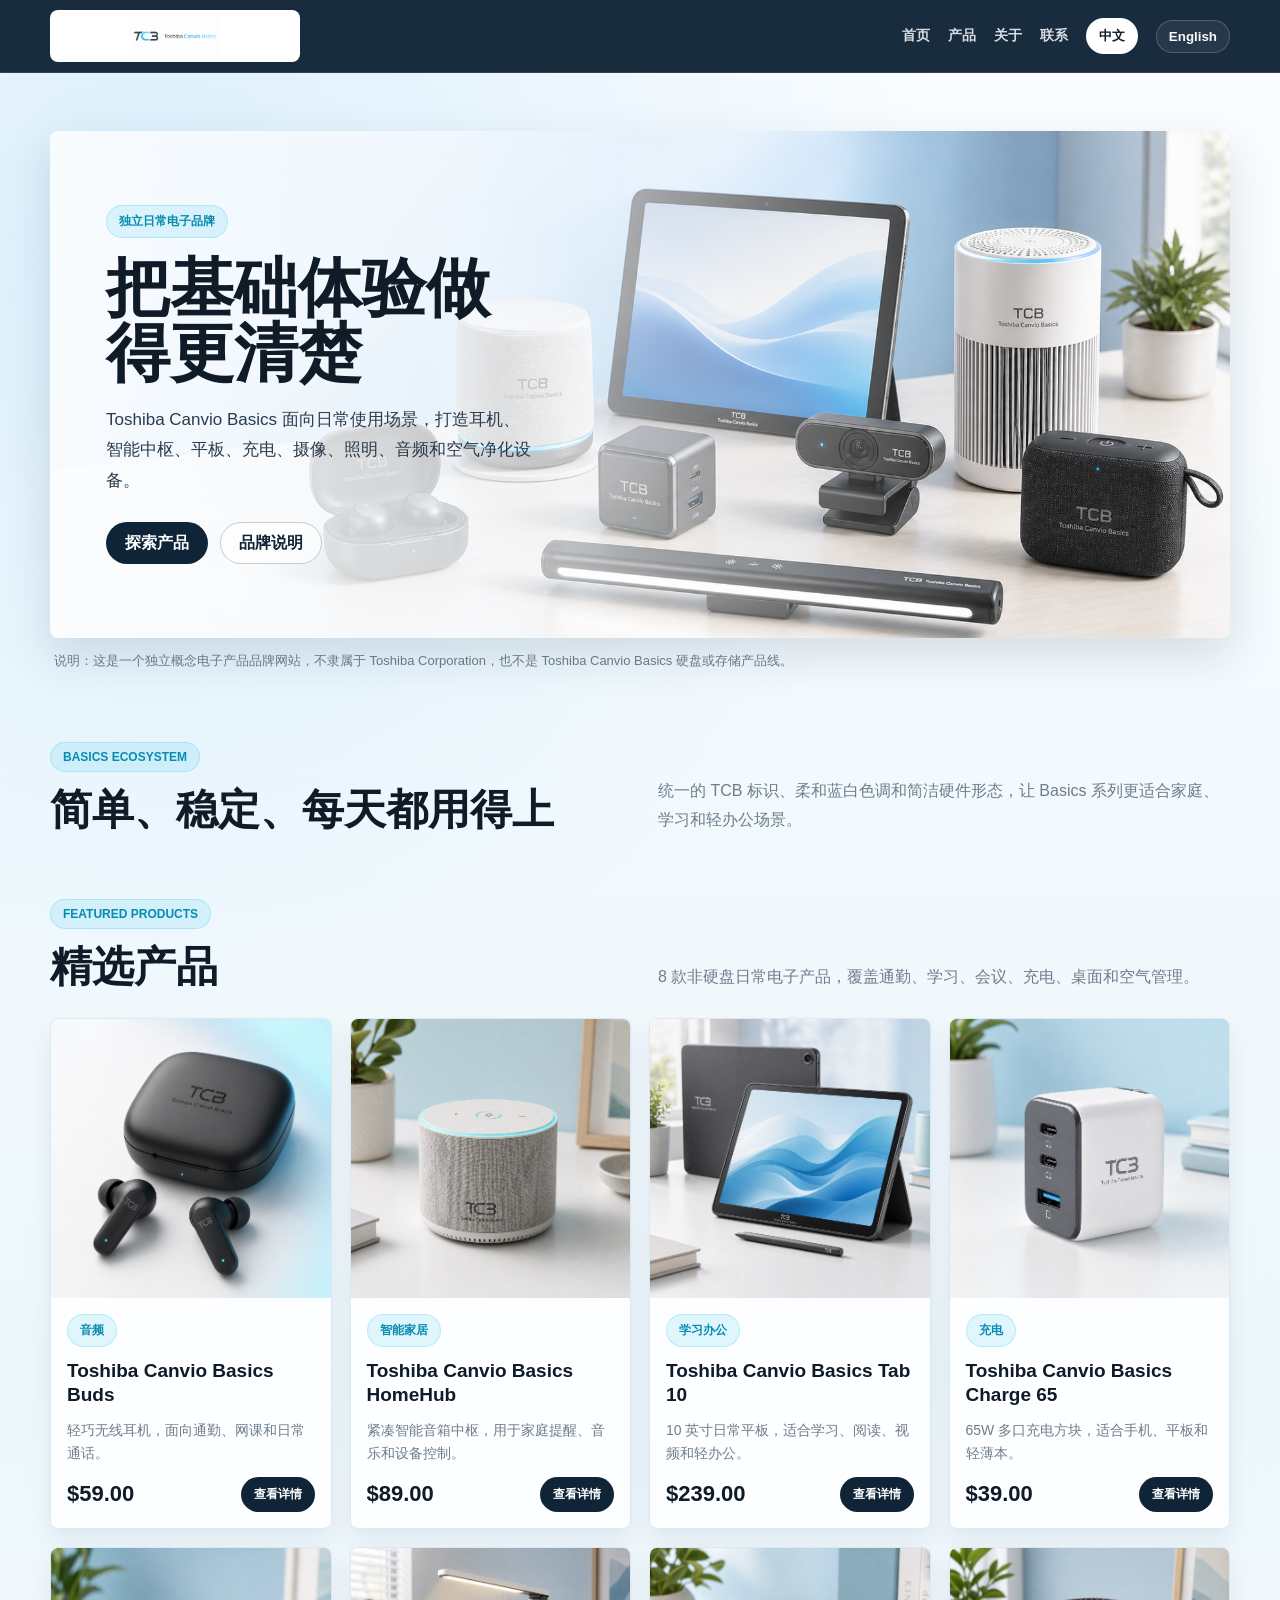
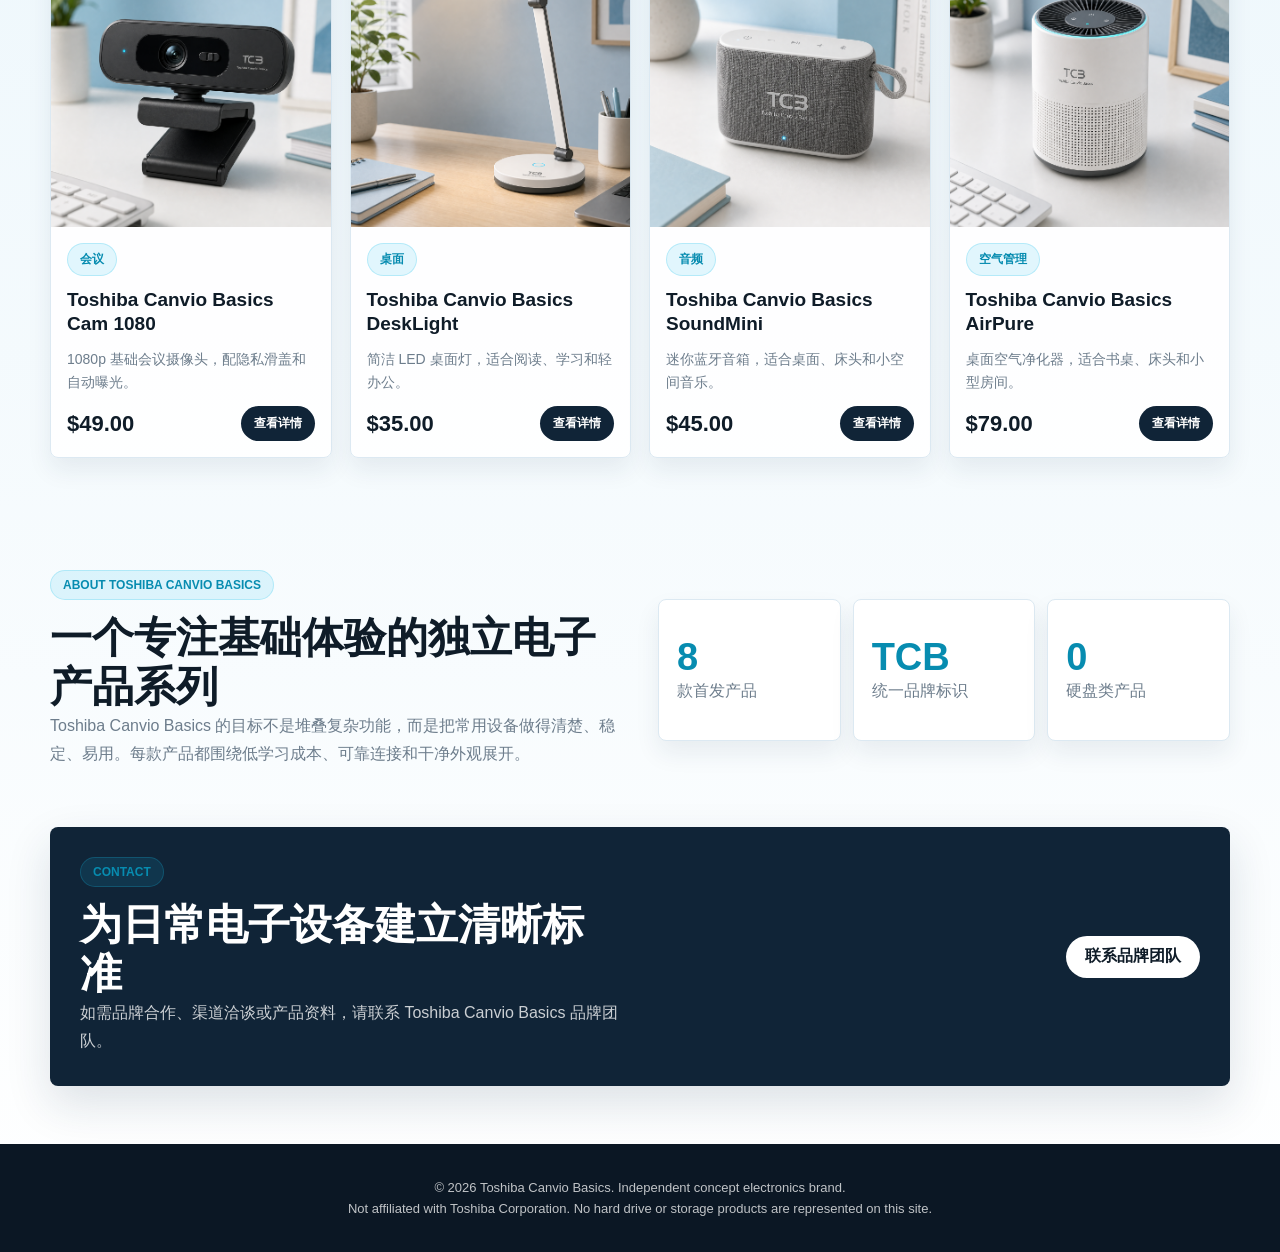
<file: index.html>
<!DOCTYPE html>
<html lang="zh-CN">
<head>
  <meta charset="UTF-8">
  <meta name="viewport" content="width=device-width, initial-scale=1.0">
  <title>Toshiba Canvio Basics | Everyday Electronics</title>
  <meta name="description" content="Toshiba Canvio Basics is an independent concept electronics brand for simple everyday devices.">
  <link rel="stylesheet" href="style.css">
</head>
<body>
  <header class="site-header">
    <nav class="nav-shell" aria-label="Primary navigation">
      <a class="brand-lockup" href="index.html" aria-label="Toshiba Canvio Basics home">
        <img src="assets/toshiba-canvio-basics-logo.png" alt="Toshiba Canvio Basics logo">
      </a>
      <div class="nav-links">
        <a href="#home" data-i18n="nav.home">首页</a>
        <a href="#products" data-i18n="nav.products">产品</a>
        <a href="#about" data-i18n="nav.about">关于</a>
        <a href="#contact" data-i18n="nav.contact">联系</a>
        <button class="lang-toggle active" type="button" data-lang="zh">中文</button>
        <button class="lang-toggle" type="button" data-lang="en">English</button>
      </div>
    </nav>
  </header>

  <main>
    <section class="hero-section" id="home">
      <div class="hero-card">
        <img class="hero-image" src="assets/hero-banner.png" alt="Toshiba Canvio Basics everyday electronics lineup">
        <div class="hero-copy">
          <span class="eyebrow" data-i18n="hero.eyebrow">独立日常电子品牌</span>
          <h1 data-i18n="hero.title">把基础体验做得更清楚</h1>
          <p data-i18n="hero.body">Toshiba Canvio Basics 面向日常使用场景，打造耳机、智能中枢、平板、充电、摄像、照明、音频和空气净化设备。</p>
          <div class="hero-actions">
            <a class="primary-btn" href="#products" data-i18n="hero.ctaProducts">探索产品</a>
            <a class="secondary-btn" href="#about" data-i18n="hero.ctaAbout">品牌说明</a>
          </div>
        </div>
      </div>
      <p class="brand-note" data-i18n="hero.note">说明：这是一个独立概念电子产品品牌网站，不隶属于 Toshiba Corporation，也不是 Toshiba Canvio Basics 硬盘或存储产品线。</p>
    </section>

    <section class="intro-band">
      <div class="intro-grid">
        <div>
          <span class="section-kicker" data-i18n="intro.kicker">Basics Ecosystem</span>
          <h2 data-i18n="intro.title">简单、稳定、每天都用得上</h2>
        </div>
        <p data-i18n="intro.body">统一的 TCB 标识、柔和蓝白色调和简洁硬件形态，让 Basics 系列更适合家庭、学习和轻办公场景。</p>
      </div>
    </section>

    <section class="products-section" id="products">
      <div class="section-heading">
        <div>
          <span class="section-kicker" data-i18n="products.kicker">Featured Products</span>
          <h2 data-i18n="products.title">精选产品</h2>
        </div>
        <p data-i18n="products.body">8 款非硬盘日常电子产品，覆盖通勤、学习、会议、充电、桌面和空气管理。</p>
      </div>
      <div class="product-grid" id="productGrid" aria-live="polite"></div>
    </section>

    <section class="about-section" id="about">
      <div class="about-copy">
        <span class="section-kicker" data-i18n="about.kicker">About Toshiba Canvio Basics</span>
        <h2 data-i18n="about.title">一个专注基础体验的独立电子产品系列</h2>
        <p data-i18n="about.body">Toshiba Canvio Basics 的目标不是堆叠复杂功能，而是把常用设备做得清楚、稳定、易用。每款产品都围绕低学习成本、可靠连接和干净外观展开。</p>
      </div>
      <div class="stats-panel" aria-label="Brand highlights">
        <div>
          <strong>8</strong>
          <span data-i18n="about.statProducts">款首发产品</span>
        </div>
        <div>
          <strong>TCB</strong>
          <span data-i18n="about.statIdentity">统一品牌标识</span>
        </div>
        <div>
          <strong>0</strong>
          <span data-i18n="about.statDrives">硬盘类产品</span>
        </div>
      </div>
    </section>

    <section class="contact-section" id="contact">
      <div>
        <span class="section-kicker" data-i18n="contact.kicker">Contact</span>
        <h2 data-i18n="contact.title">为日常电子设备建立清晰标准</h2>
        <p data-i18n="contact.body">如需品牌合作、渠道洽谈或产品资料，请联系 Toshiba Canvio Basics 品牌团队。</p>
      </div>
      <a class="primary-btn" href="mailto:hello@toshiba-canvio-basics.example" data-i18n="contact.cta">联系品牌团队</a>
    </section>
  </main>

  <footer class="site-footer">
    <p data-i18n="footer.copy">© 2026 Toshiba Canvio Basics. Independent concept electronics brand.</p>
    <p data-i18n="footer.note">Not affiliated with Toshiba Corporation. No hard drive or storage products are represented on this site.</p>
  </footer>

  <script src="product-data.js"></script>
  <script src="site.js"></script>
</body>
</html>
</file>
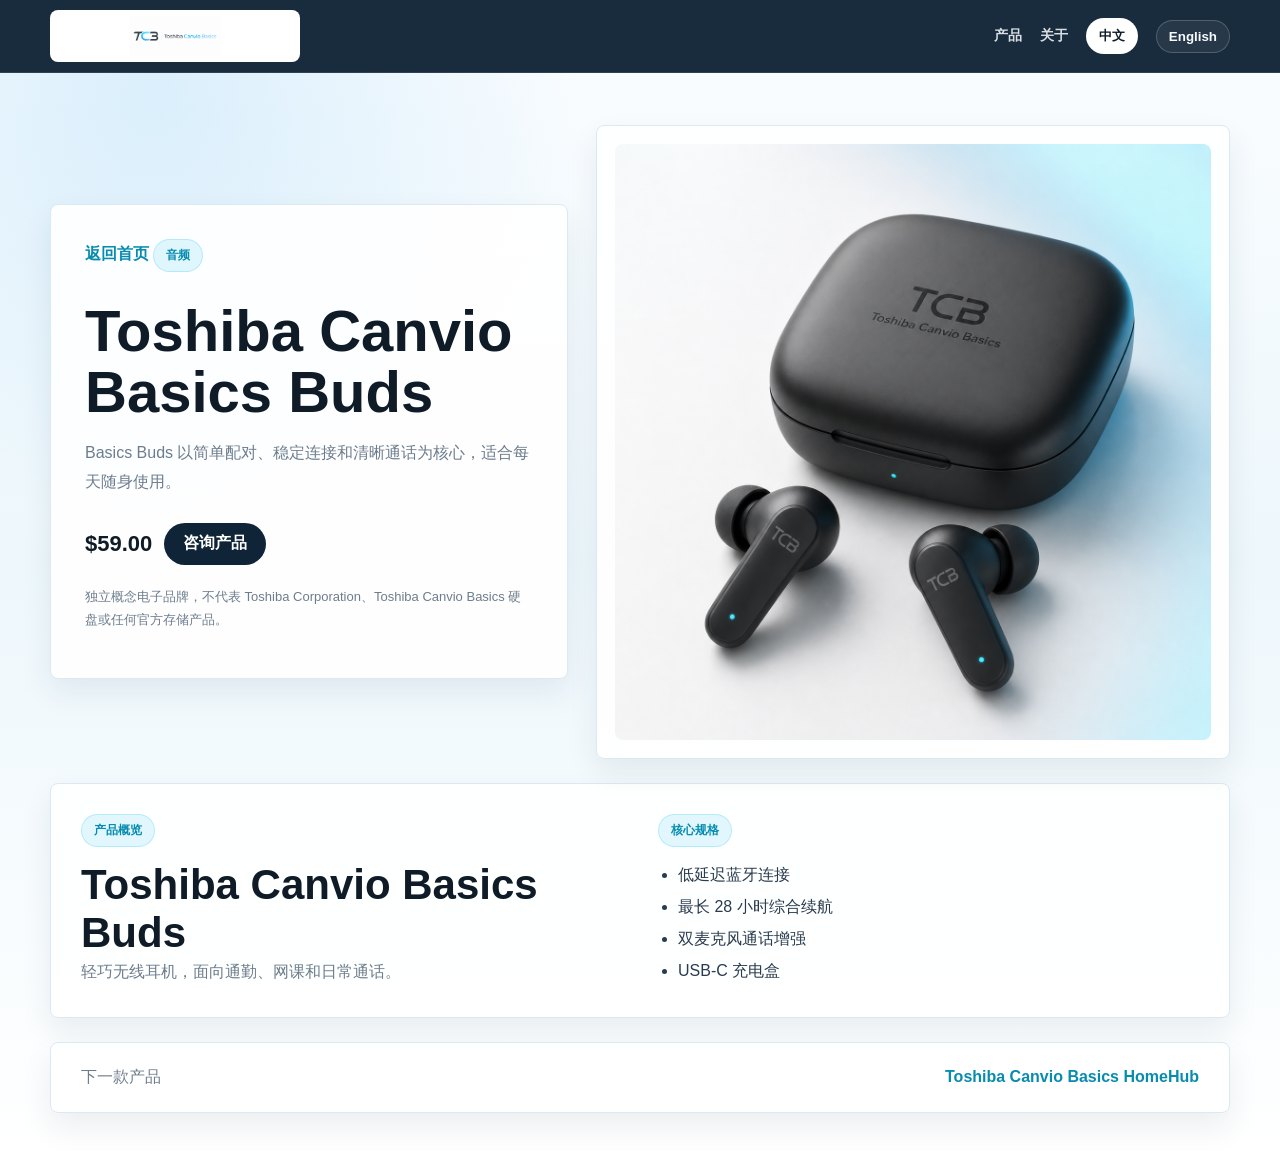
<file: product1.html>
<!DOCTYPE html>
<html lang="zh-CN">
<head>
  <meta charset="UTF-8">
  <meta name="viewport" content="width=device-width, initial-scale=1.0">
  <title>Toshiba Canvio Basics Product | Toshiba Canvio Basics</title>
  <link rel="stylesheet" href="style.css">
</head>
<body class="detail-page">
  <header class="site-header">
    <nav class="nav-shell" aria-label="Primary navigation">
      <a class="brand-lockup" href="index.html"><img src="assets/toshiba-canvio-basics-logo.png" alt="Toshiba Canvio Basics logo"></a>
      <div class="nav-links">
        <a href="index.html#products" data-i18n="nav.products">产品</a>
        <a href="index.html#about" data-i18n="nav.about">关于</a>
        <button class="lang-toggle active" type="button" data-lang="zh">中文</button>
        <button class="lang-toggle" type="button" data-lang="en">English</button>
      </div>
    </nav>
  </header>
  <main class="detail-wrap" data-product-detail="1"></main>
  <script src="product-data.js"></script>
  <script src="site.js"></script>
</body>
</html>
</file>
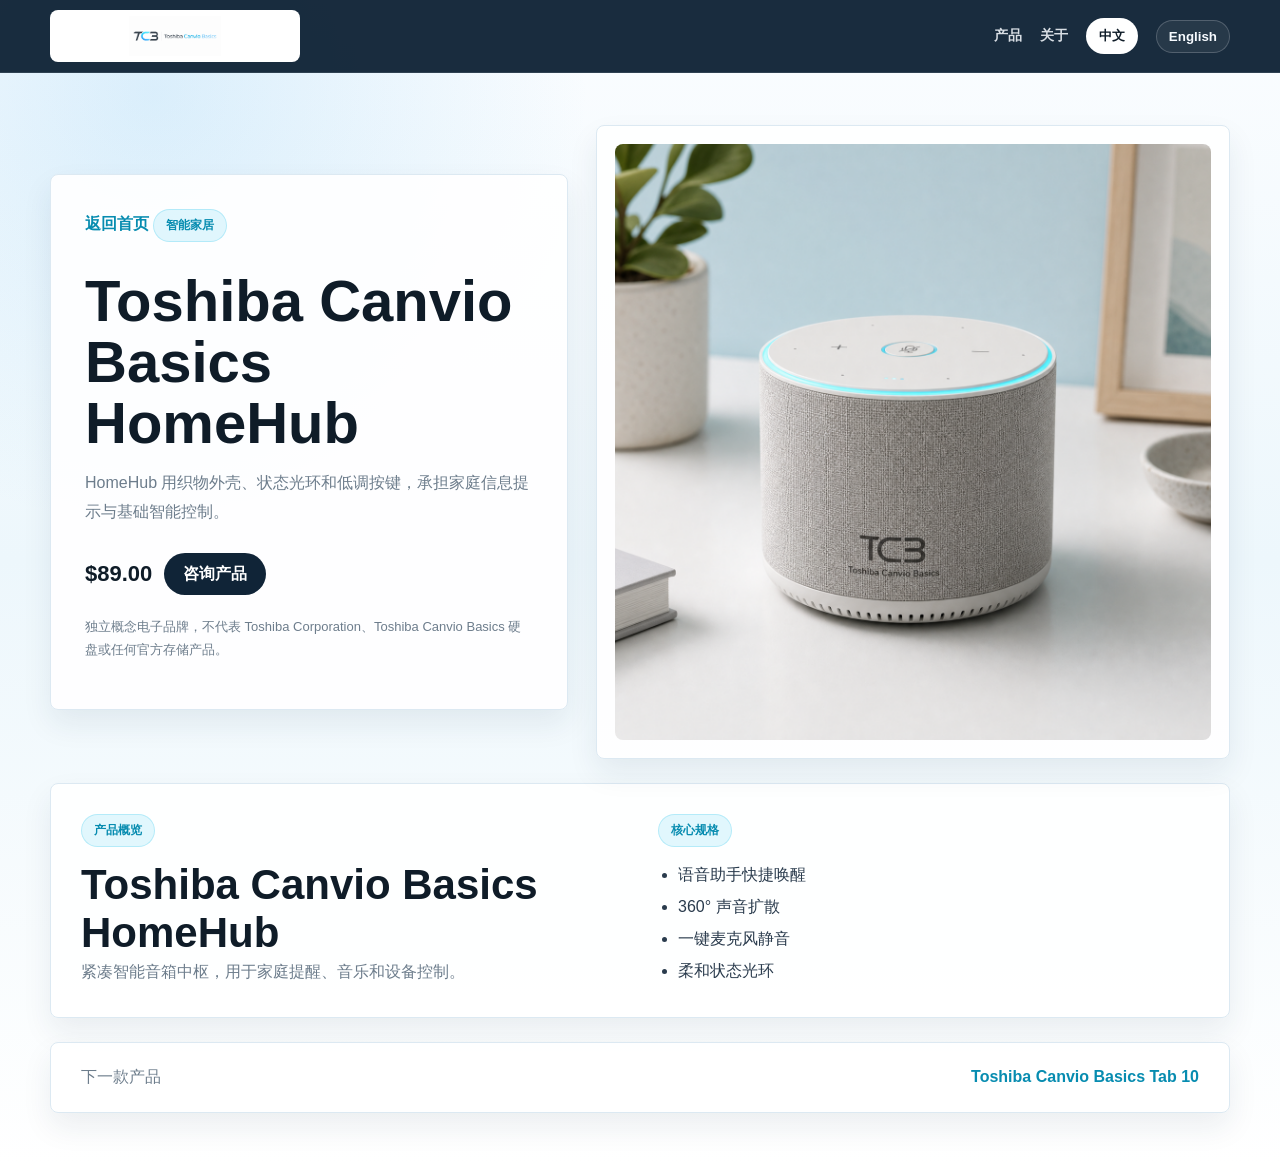
<file: product2.html>
<!DOCTYPE html>
<html lang="zh-CN">
<head>
  <meta charset="UTF-8">
  <meta name="viewport" content="width=device-width, initial-scale=1.0">
  <title>Toshiba Canvio Basics Product | Toshiba Canvio Basics</title>
  <link rel="stylesheet" href="style.css">
</head>
<body class="detail-page">
  <header class="site-header">
    <nav class="nav-shell" aria-label="Primary navigation">
      <a class="brand-lockup" href="index.html"><img src="assets/toshiba-canvio-basics-logo.png" alt="Toshiba Canvio Basics logo"></a>
      <div class="nav-links">
        <a href="index.html#products" data-i18n="nav.products">产品</a>
        <a href="index.html#about" data-i18n="nav.about">关于</a>
        <button class="lang-toggle active" type="button" data-lang="zh">中文</button>
        <button class="lang-toggle" type="button" data-lang="en">English</button>
      </div>
    </nav>
  </header>
  <main class="detail-wrap" data-product-detail="2"></main>
  <script src="product-data.js"></script>
  <script src="site.js"></script>
</body>
</html>
</file>
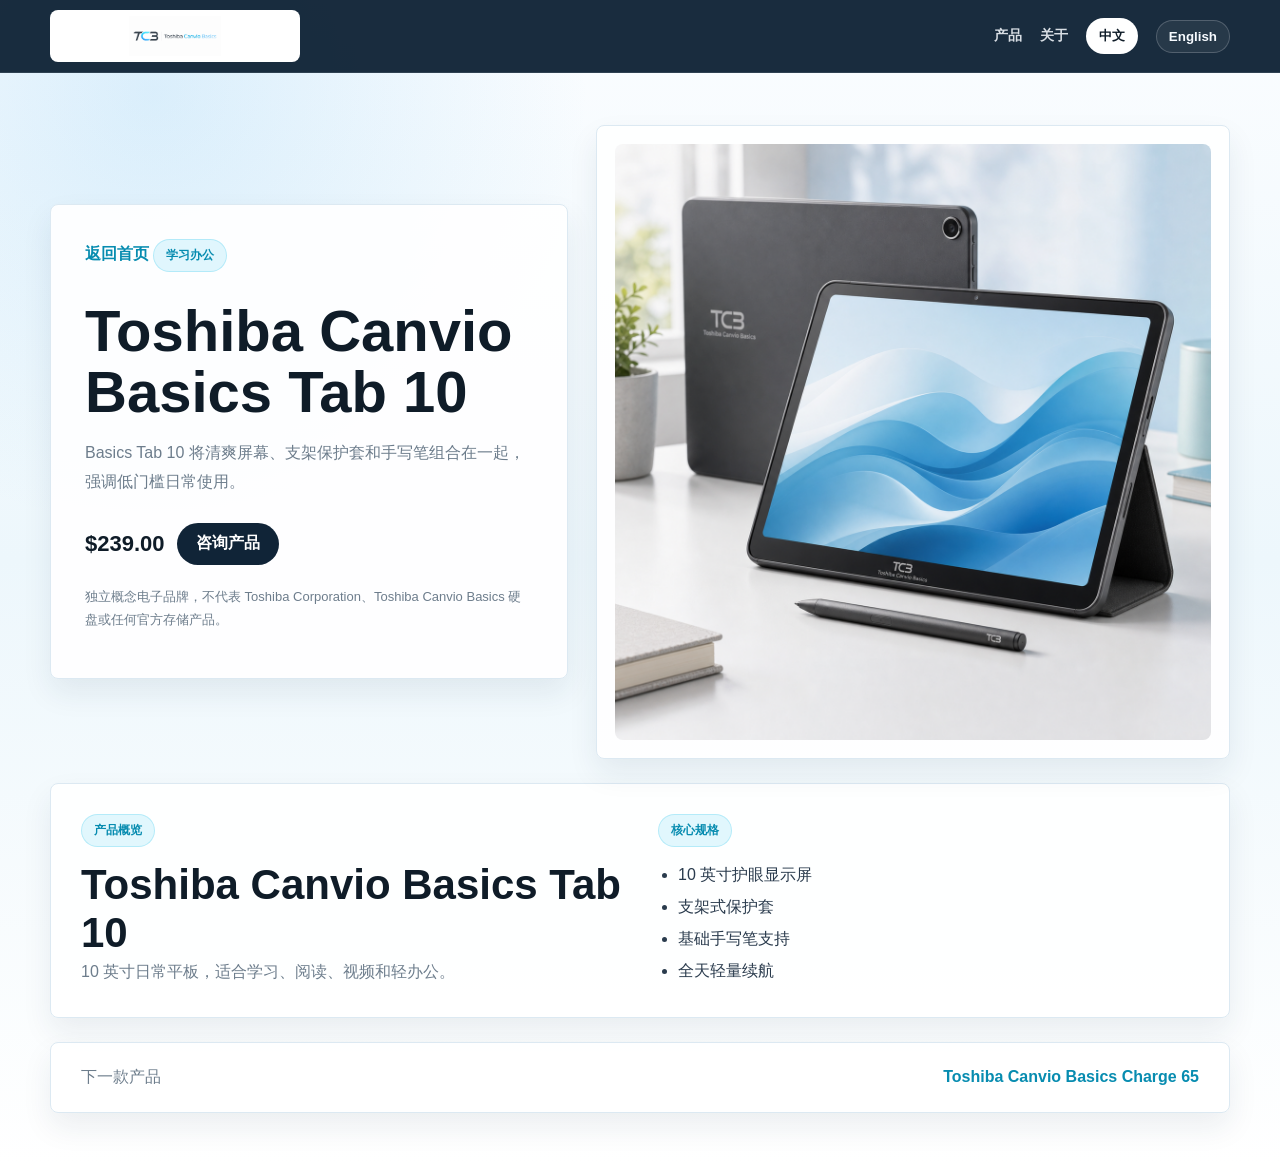
<file: product3.html>
<!DOCTYPE html>
<html lang="zh-CN">
<head>
  <meta charset="UTF-8">
  <meta name="viewport" content="width=device-width, initial-scale=1.0">
  <title>Toshiba Canvio Basics Product | Toshiba Canvio Basics</title>
  <link rel="stylesheet" href="style.css">
</head>
<body class="detail-page">
  <header class="site-header">
    <nav class="nav-shell" aria-label="Primary navigation">
      <a class="brand-lockup" href="index.html"><img src="assets/toshiba-canvio-basics-logo.png" alt="Toshiba Canvio Basics logo"></a>
      <div class="nav-links">
        <a href="index.html#products" data-i18n="nav.products">产品</a>
        <a href="index.html#about" data-i18n="nav.about">关于</a>
        <button class="lang-toggle active" type="button" data-lang="zh">中文</button>
        <button class="lang-toggle" type="button" data-lang="en">English</button>
      </div>
    </nav>
  </header>
  <main class="detail-wrap" data-product-detail="3"></main>
  <script src="product-data.js"></script>
  <script src="site.js"></script>
</body>
</html>
</file>
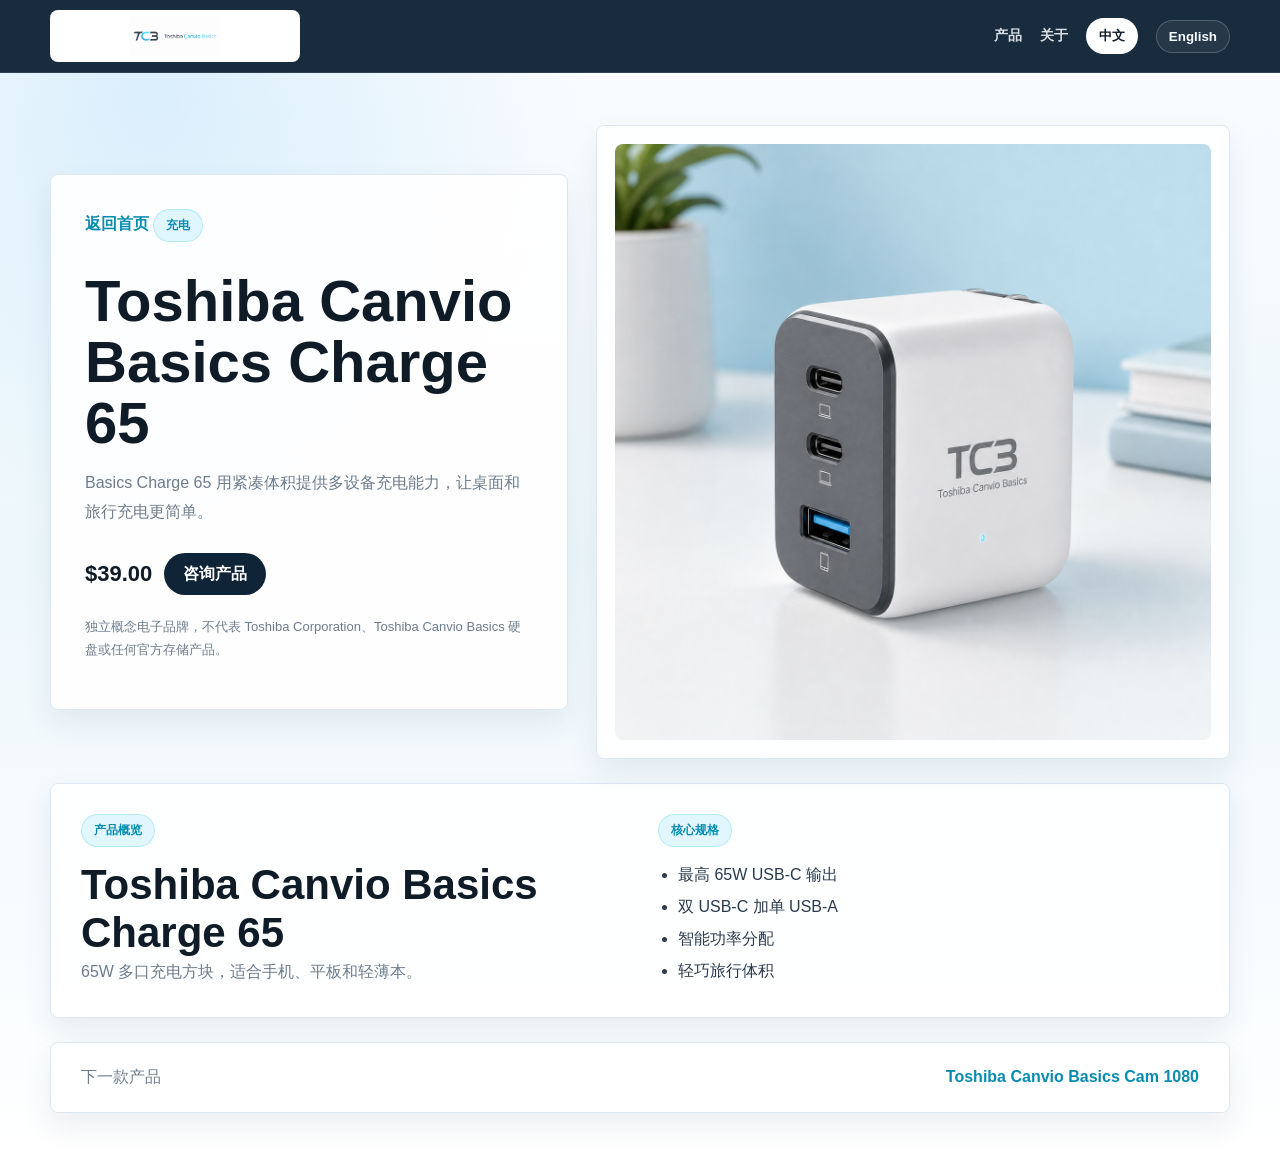
<file: product4.html>
<!DOCTYPE html>
<html lang="zh-CN">
<head>
  <meta charset="UTF-8">
  <meta name="viewport" content="width=device-width, initial-scale=1.0">
  <title>Toshiba Canvio Basics Product | Toshiba Canvio Basics</title>
  <link rel="stylesheet" href="style.css">
</head>
<body class="detail-page">
  <header class="site-header">
    <nav class="nav-shell" aria-label="Primary navigation">
      <a class="brand-lockup" href="index.html"><img src="assets/toshiba-canvio-basics-logo.png" alt="Toshiba Canvio Basics logo"></a>
      <div class="nav-links">
        <a href="index.html#products" data-i18n="nav.products">产品</a>
        <a href="index.html#about" data-i18n="nav.about">关于</a>
        <button class="lang-toggle active" type="button" data-lang="zh">中文</button>
        <button class="lang-toggle" type="button" data-lang="en">English</button>
      </div>
    </nav>
  </header>
  <main class="detail-wrap" data-product-detail="4"></main>
  <script src="product-data.js"></script>
  <script src="site.js"></script>
</body>
</html>
</file>
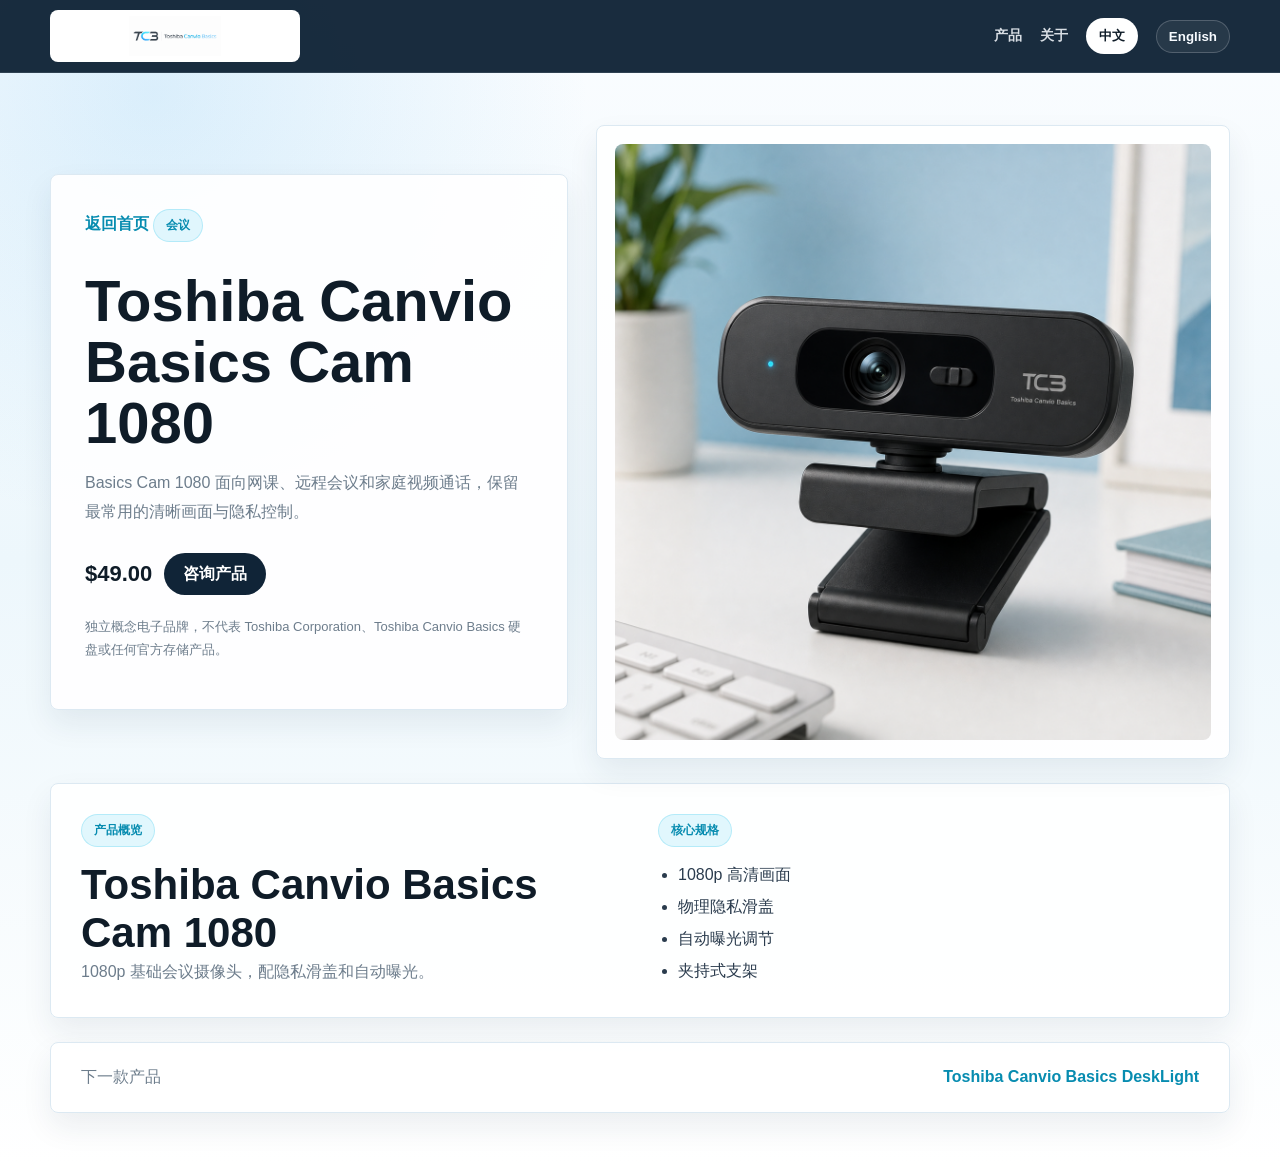
<file: product5.html>
<!DOCTYPE html>
<html lang="zh-CN">
<head>
  <meta charset="UTF-8">
  <meta name="viewport" content="width=device-width, initial-scale=1.0">
  <title>Toshiba Canvio Basics Product | Toshiba Canvio Basics</title>
  <link rel="stylesheet" href="style.css">
</head>
<body class="detail-page">
  <header class="site-header">
    <nav class="nav-shell" aria-label="Primary navigation">
      <a class="brand-lockup" href="index.html"><img src="assets/toshiba-canvio-basics-logo.png" alt="Toshiba Canvio Basics logo"></a>
      <div class="nav-links">
        <a href="index.html#products" data-i18n="nav.products">产品</a>
        <a href="index.html#about" data-i18n="nav.about">关于</a>
        <button class="lang-toggle active" type="button" data-lang="zh">中文</button>
        <button class="lang-toggle" type="button" data-lang="en">English</button>
      </div>
    </nav>
  </header>
  <main class="detail-wrap" data-product-detail="5"></main>
  <script src="product-data.js"></script>
  <script src="site.js"></script>
</body>
</html>
</file>
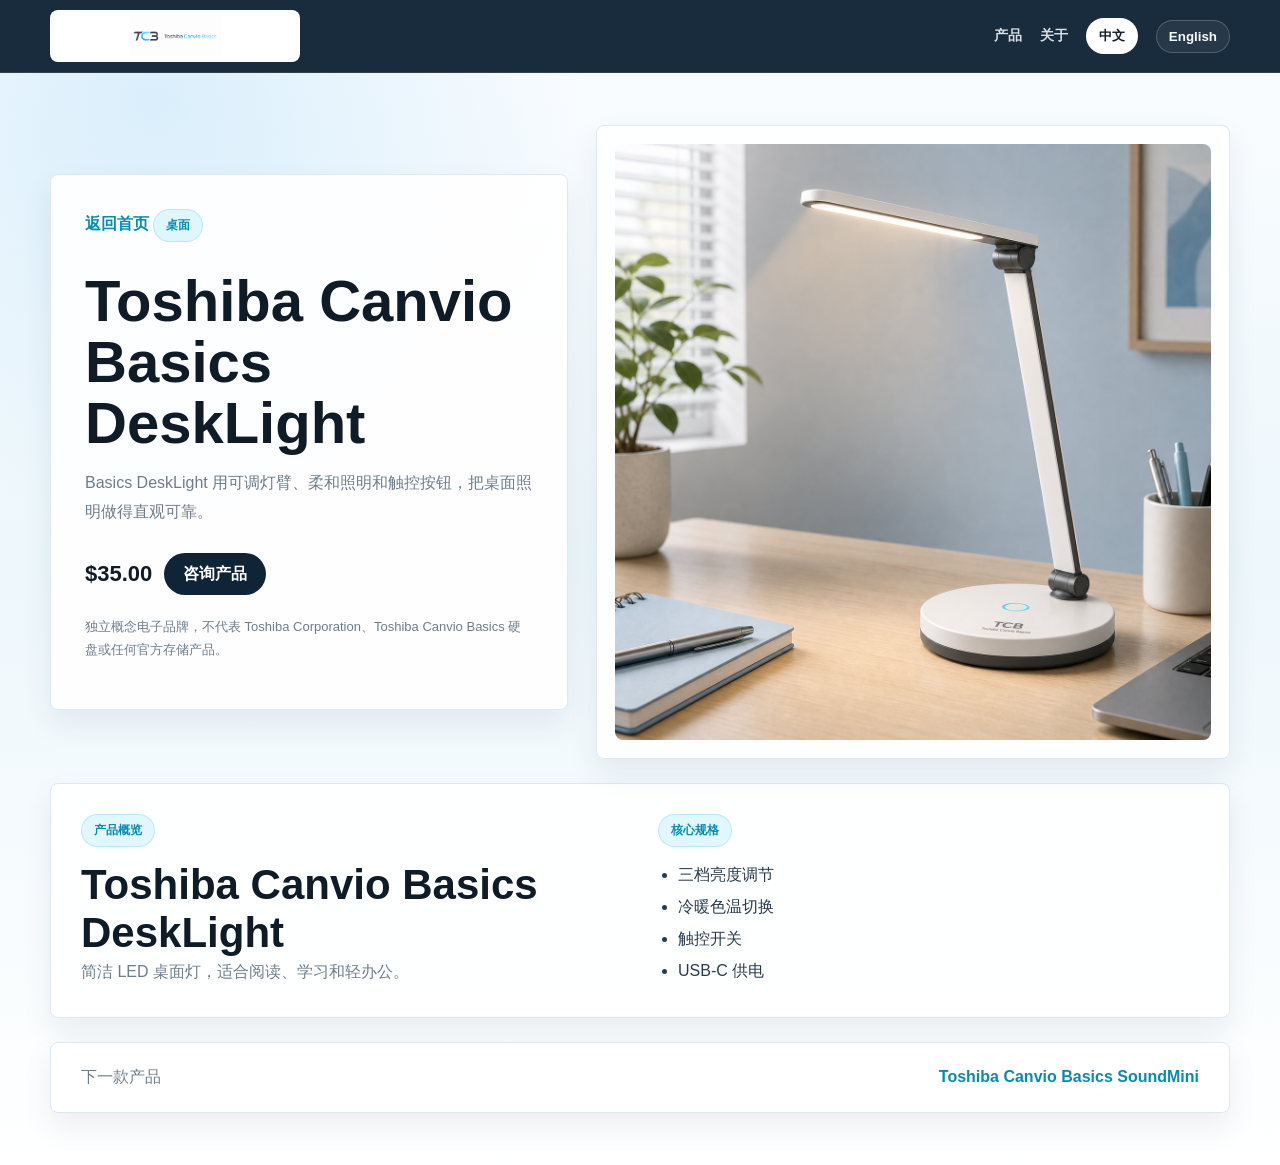
<file: product6.html>
<!DOCTYPE html>
<html lang="zh-CN">
<head>
  <meta charset="UTF-8">
  <meta name="viewport" content="width=device-width, initial-scale=1.0">
  <title>Toshiba Canvio Basics Product | Toshiba Canvio Basics</title>
  <link rel="stylesheet" href="style.css">
</head>
<body class="detail-page">
  <header class="site-header">
    <nav class="nav-shell" aria-label="Primary navigation">
      <a class="brand-lockup" href="index.html"><img src="assets/toshiba-canvio-basics-logo.png" alt="Toshiba Canvio Basics logo"></a>
      <div class="nav-links">
        <a href="index.html#products" data-i18n="nav.products">产品</a>
        <a href="index.html#about" data-i18n="nav.about">关于</a>
        <button class="lang-toggle active" type="button" data-lang="zh">中文</button>
        <button class="lang-toggle" type="button" data-lang="en">English</button>
      </div>
    </nav>
  </header>
  <main class="detail-wrap" data-product-detail="6"></main>
  <script src="product-data.js"></script>
  <script src="site.js"></script>
</body>
</html>
</file>
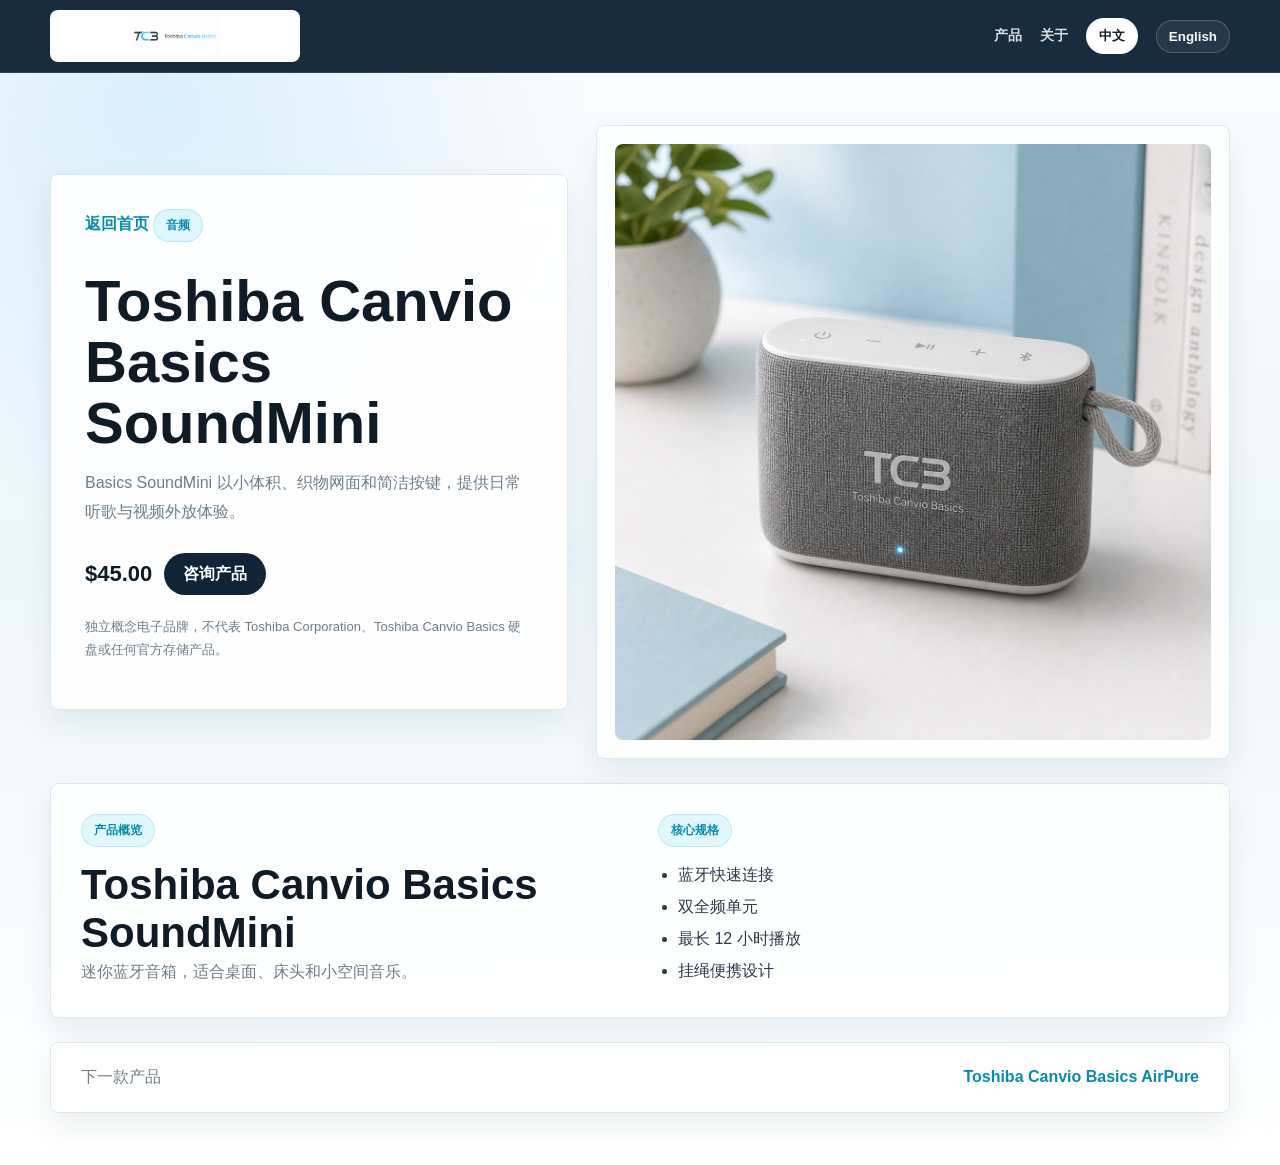
<file: product7.html>
<!DOCTYPE html>
<html lang="zh-CN">
<head>
  <meta charset="UTF-8">
  <meta name="viewport" content="width=device-width, initial-scale=1.0">
  <title>Toshiba Canvio Basics Product | Toshiba Canvio Basics</title>
  <link rel="stylesheet" href="style.css">
</head>
<body class="detail-page">
  <header class="site-header">
    <nav class="nav-shell" aria-label="Primary navigation">
      <a class="brand-lockup" href="index.html"><img src="assets/toshiba-canvio-basics-logo.png" alt="Toshiba Canvio Basics logo"></a>
      <div class="nav-links">
        <a href="index.html#products" data-i18n="nav.products">产品</a>
        <a href="index.html#about" data-i18n="nav.about">关于</a>
        <button class="lang-toggle active" type="button" data-lang="zh">中文</button>
        <button class="lang-toggle" type="button" data-lang="en">English</button>
      </div>
    </nav>
  </header>
  <main class="detail-wrap" data-product-detail="7"></main>
  <script src="product-data.js"></script>
  <script src="site.js"></script>
</body>
</html>
</file>
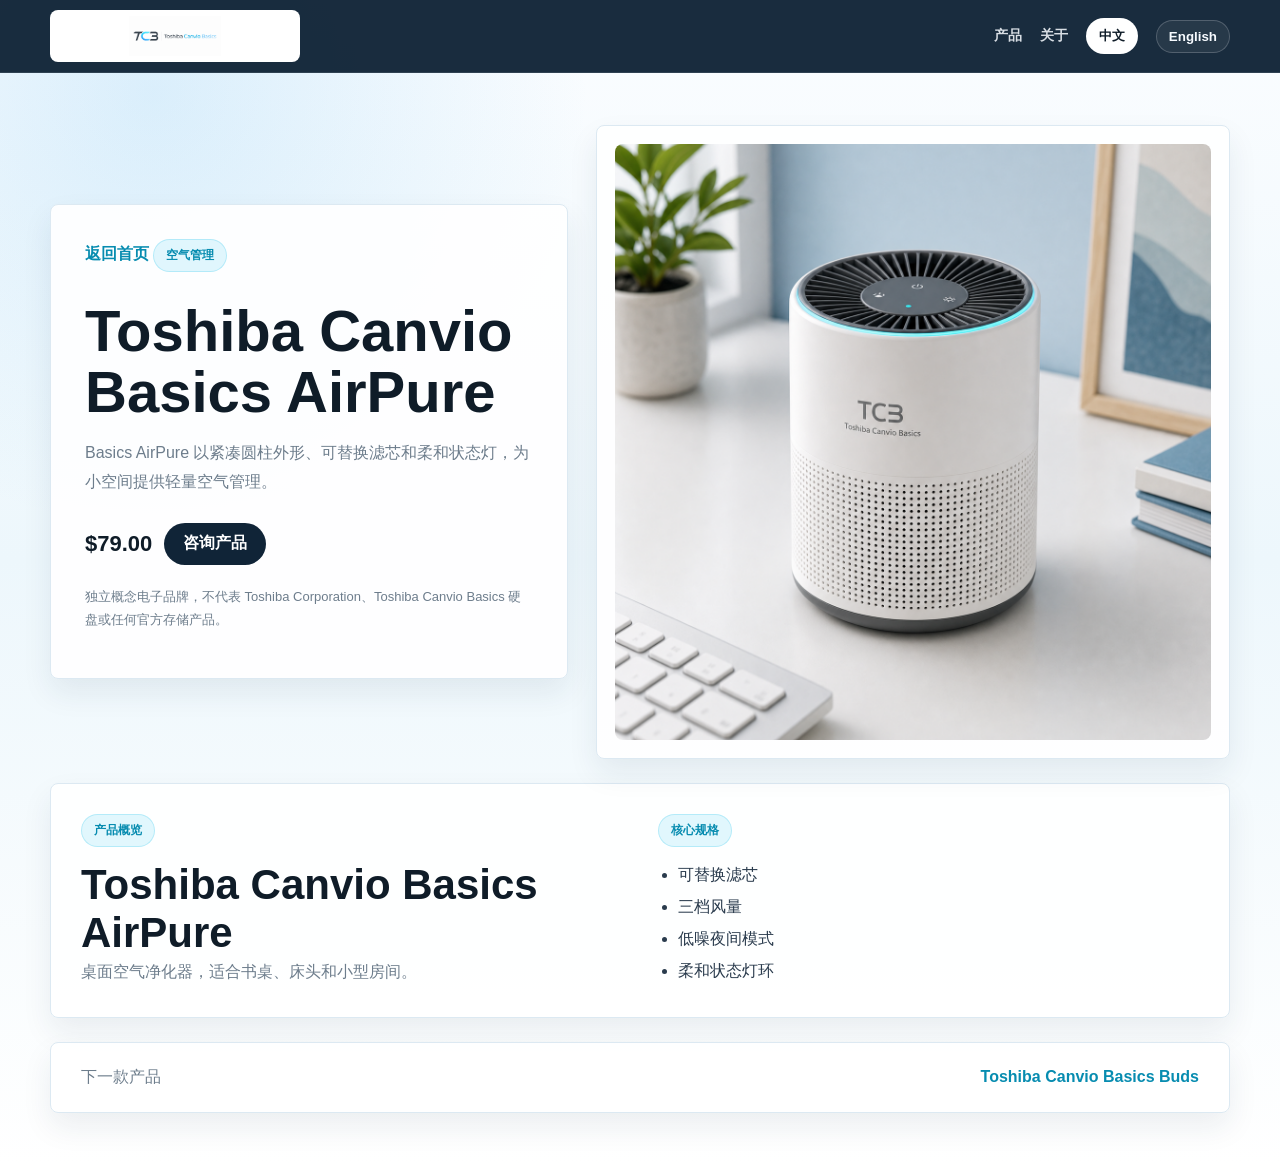
<file: product8.html>
<!DOCTYPE html>
<html lang="zh-CN">
<head>
  <meta charset="UTF-8">
  <meta name="viewport" content="width=device-width, initial-scale=1.0">
  <title>Toshiba Canvio Basics Product | Toshiba Canvio Basics</title>
  <link rel="stylesheet" href="style.css">
</head>
<body class="detail-page">
  <header class="site-header">
    <nav class="nav-shell" aria-label="Primary navigation">
      <a class="brand-lockup" href="index.html"><img src="assets/toshiba-canvio-basics-logo.png" alt="Toshiba Canvio Basics logo"></a>
      <div class="nav-links">
        <a href="index.html#products" data-i18n="nav.products">产品</a>
        <a href="index.html#about" data-i18n="nav.about">关于</a>
        <button class="lang-toggle active" type="button" data-lang="zh">中文</button>
        <button class="lang-toggle" type="button" data-lang="en">English</button>
      </div>
    </nav>
  </header>
  <main class="detail-wrap" data-product-detail="8"></main>
  <script src="product-data.js"></script>
  <script src="site.js"></script>
</body>
</html>
</file>
<file: style.css>
:root {
  --ink: #0f1c28;
  --ink-soft: #2a3b4d;
  --nav: #102437;
  --cyan: #16bfe8;
  --blue: #60b8f0;
  --paper: #f7fbfe;
  --panel: #ffffff;
  --line: #dce9f2;
  --muted: #6d7d8c;
  --shadow: 0 18px 45px rgba(24, 52, 78, 0.14);
}

* {
  box-sizing: border-box;
}

html {
  scroll-behavior: smooth;
}

body {
  margin: 0;
  font-family: Arial, "Microsoft YaHei", sans-serif;
  color: var(--ink);
  background:
    radial-gradient(circle at 12% 8%, rgba(96, 184, 240, 0.2), transparent 28%),
    linear-gradient(180deg, #fbfdff 0%, #edf7fc 48%, #ffffff 100%);
}

a {
  color: inherit;
  text-decoration: none;
}

img {
  display: block;
  max-width: 100%;
}

.site-header {
  position: sticky;
  top: 0;
  z-index: 20;
  background: rgba(16, 36, 55, 0.96);
  border-bottom: 1px solid rgba(255, 255, 255, 0.1);
}

.nav-shell {
  width: min(1180px, calc(100% - 32px));
  min-height: 72px;
  margin: 0 auto;
  display: flex;
  align-items: center;
  justify-content: space-between;
  gap: 24px;
}

.brand-lockup {
  display: flex;
  align-items: center;
  height: 54px;
}

.brand-lockup img {
  width: 250px;
  height: 52px;
  object-fit: contain;
  background: #ffffff;
  border-radius: 8px;
  padding: 6px 12px;
}

.nav-links {
  display: flex;
  align-items: center;
  gap: 18px;
  color: #f7fbff;
  font-size: 14px;
  font-weight: 700;
}

.nav-links a {
  opacity: 0.86;
}

.nav-links a:hover {
  opacity: 1;
}

.lang-toggle {
  border: 1px solid rgba(255, 255, 255, 0.2);
  background: rgba(255, 255, 255, 0.06);
  color: #f7fbff;
  border-radius: 999px;
  padding: 8px 12px;
  font-weight: 700;
  cursor: pointer;
}

.lang-toggle.active {
  background: #ffffff;
  color: var(--ink);
}

.hero-section {
  width: min(1180px, calc(100% - 32px));
  margin: 58px auto 36px;
}

.hero-card {
  position: relative;
  min-height: 470px;
  overflow: hidden;
  border-radius: 8px;
  background: #f3f9fd;
  box-shadow: var(--shadow);
}

.hero-image {
  position: absolute;
  inset: 0;
  width: 100%;
  height: 100%;
  object-fit: cover;
}

.hero-card::after {
  content: "";
  position: absolute;
  inset: 0;
  background: linear-gradient(90deg, rgba(251, 253, 255, 0.96) 0%, rgba(251, 253, 255, 0.78) 36%, rgba(251, 253, 255, 0.04) 78%);
}

.hero-copy {
  position: relative;
  z-index: 2;
  width: min(540px, 100%);
  padding: 74px 56px;
  color: var(--ink);
}

.eyebrow,
.section-kicker,
.product-category {
  display: inline-flex;
  align-items: center;
  width: fit-content;
  border-radius: 999px;
  background: rgba(22, 191, 232, 0.12);
  color: #078cb0;
  border: 1px solid rgba(22, 191, 232, 0.22);
  padding: 7px 12px;
  font-size: 12px;
  font-weight: 800;
  text-transform: uppercase;
}

.hero-copy h1 {
  margin: 18px 0;
  font-size: clamp(38px, 7vw, 64px);
  line-height: 1.02;
}

.hero-copy p {
  margin: 0;
  color: var(--ink-soft);
  font-size: 17px;
  line-height: 1.8;
}

.hero-actions,
.detail-actions {
  display: flex;
  align-items: center;
  flex-wrap: wrap;
  gap: 12px;
  margin-top: 26px;
}

.primary-btn,
.secondary-btn {
  display: inline-flex;
  align-items: center;
  justify-content: center;
  min-height: 42px;
  border-radius: 999px;
  padding: 0 18px;
  font-weight: 800;
  border: 1px solid transparent;
}

.primary-btn {
  background: var(--nav);
  color: #ffffff;
}

.secondary-btn {
  color: var(--nav);
  border-color: rgba(16, 36, 55, 0.22);
  background: rgba(255, 255, 255, 0.64);
}

.brand-note {
  margin: 14px 4px 0;
  color: var(--muted);
  font-size: 13px;
}

.intro-band,
.products-section,
.about-section,
.contact-section,
.detail-wrap {
  width: min(1180px, calc(100% - 32px));
  margin: 0 auto;
}

.intro-band {
  padding: 36px 0;
}

.intro-grid,
.section-heading,
.about-section,
.contact-section,
.detail-info {
  display: grid;
  grid-template-columns: 1fr 1fr;
  gap: 36px;
  align-items: end;
}

.intro-grid h2,
.section-heading h2,
.about-copy h2,
.contact-section h2,
.detail-info h2 {
  margin: 14px 0 0;
  font-size: clamp(28px, 4vw, 42px);
  line-height: 1.16;
}

.intro-grid p,
.section-heading p,
.about-copy p,
.contact-section p,
.detail-info p {
  margin: 0;
  color: var(--muted);
  line-height: 1.8;
}

.products-section {
  padding: 28px 0 54px;
}

.product-grid {
  display: grid;
  grid-template-columns: repeat(4, 1fr);
  gap: 18px;
  margin-top: 26px;
}

.product-card {
  display: flex;
  flex-direction: column;
  overflow: hidden;
  background: rgba(255, 255, 255, 0.9);
  border: 1px solid var(--line);
  border-radius: 8px;
  box-shadow: 0 12px 25px rgba(24, 52, 78, 0.08);
}

.product-image-link {
  display: block;
  aspect-ratio: 1 / 1;
  background: #f0f8fd;
  overflow: hidden;
}

.product-card img {
  width: 100%;
  height: 100%;
  object-fit: cover;
  transition: transform 180ms ease;
}

.product-card:hover img {
  transform: scale(1.035);
}

.product-card-body {
  display: flex;
  flex: 1;
  flex-direction: column;
  gap: 12px;
  padding: 16px;
}

.product-card h3 {
  margin: 0;
  font-size: 19px;
  line-height: 1.25;
}

.product-card p {
  margin: 0;
  color: var(--muted);
  line-height: 1.65;
  font-size: 14px;
}

.product-meta {
  display: flex;
  align-items: center;
  justify-content: space-between;
  gap: 12px;
  margin-top: auto;
}

.product-meta strong,
.detail-actions strong {
  font-size: 22px;
}

.product-meta a {
  border-radius: 999px;
  padding: 9px 13px;
  background: var(--nav);
  color: #ffffff;
  font-weight: 800;
  font-size: 12px;
}

.about-section {
  align-items: center;
  padding: 58px 0;
}

.stats-panel {
  display: grid;
  grid-template-columns: repeat(3, 1fr);
  gap: 12px;
}

.stats-panel div {
  min-height: 142px;
  display: flex;
  flex-direction: column;
  justify-content: center;
  background: var(--panel);
  border: 1px solid var(--line);
  border-radius: 8px;
  padding: 18px;
  box-shadow: 0 12px 25px rgba(24, 52, 78, 0.08);
}

.stats-panel strong {
  display: block;
  font-size: 38px;
  color: #078cb0;
}

.stats-panel span {
  color: var(--muted);
  line-height: 1.5;
}

.contact-section {
  align-items: center;
  margin-bottom: 58px;
  padding: 30px;
  border-radius: 8px;
  background: var(--nav);
  color: #ffffff;
  box-shadow: var(--shadow);
}

.contact-section p {
  color: rgba(255, 255, 255, 0.78);
}

.contact-section .primary-btn {
  justify-self: end;
  background: #ffffff;
  color: var(--ink);
}

.site-footer {
  padding: 30px 16px;
  text-align: center;
  background: #0b1724;
  color: rgba(255, 255, 255, 0.74);
  font-size: 13px;
}

.site-footer p {
  margin: 6px 0;
}

.detail-page {
  min-height: 100vh;
}

.detail-wrap {
  padding: 52px 0;
}

.detail-hero {
  display: grid;
  grid-template-columns: 0.9fr 1.1fr;
  gap: 28px;
  align-items: center;
}

.detail-copy,
.detail-image-panel,
.detail-info,
.next-product {
  background: rgba(255, 255, 255, 0.92);
  border: 1px solid var(--line);
  border-radius: 8px;
  box-shadow: 0 14px 30px rgba(24, 52, 78, 0.08);
}

.detail-copy {
  padding: 34px;
}

.back-link {
  display: inline-flex;
  margin-bottom: 20px;
  color: #078cb0;
  font-weight: 800;
}

.detail-copy h1 {
  margin: 16px 0;
  font-size: clamp(34px, 5vw, 58px);
  line-height: 1.05;
}

.detail-copy p {
  color: var(--muted);
  line-height: 1.8;
}

.detail-note {
  margin-top: 20px;
  font-size: 13px;
}

.detail-image-panel {
  padding: 18px;
}

.detail-image-panel img {
  width: 100%;
  aspect-ratio: 1 / 1;
  object-fit: cover;
  border-radius: 8px;
}

.detail-info {
  align-items: start;
  margin-top: 24px;
  padding: 30px;
}

.spec-list {
  margin: 12px 0 0;
  padding-left: 20px;
  color: var(--ink-soft);
  line-height: 2;
}

.next-product {
  margin-top: 24px;
  padding: 24px 30px;
  display: flex;
  align-items: center;
  justify-content: space-between;
  gap: 16px;
}

.next-product span {
  color: var(--muted);
}

.next-product a {
  color: #078cb0;
  font-weight: 900;
}

@media (max-width: 980px) {
  .nav-shell,
  .nav-links {
    flex-wrap: wrap;
    justify-content: center;
  }

  .nav-shell {
    padding: 10px 0;
  }

  .hero-card {
    min-height: 560px;
  }

  .hero-card::after {
    background: linear-gradient(180deg, rgba(251, 253, 255, 0.96) 0%, rgba(251, 253, 255, 0.64) 56%, rgba(251, 253, 255, 0.12) 100%);
  }

  .hero-copy {
    padding: 42px 28px;
  }

  .intro-grid,
  .section-heading,
  .about-section,
  .contact-section,
  .detail-info,
  .detail-hero {
    grid-template-columns: 1fr;
  }

  .product-grid {
    grid-template-columns: repeat(2, 1fr);
  }

  .contact-section .primary-btn {
    justify-self: start;
  }
}

@media (max-width: 600px) {
  .brand-lockup img {
    width: 210px;
  }

  .nav-links {
    gap: 10px;
    font-size: 13px;
  }

  .hero-section,
  .intro-band,
  .products-section,
  .about-section,
  .contact-section,
  .detail-wrap {
    width: min(100% - 20px, 1180px);
  }

  .hero-copy h1 {
    font-size: 38px;
  }

  .product-grid,
  .stats-panel {
    grid-template-columns: 1fr;
  }

  .contact-section,
  .detail-copy,
  .detail-info,
  .next-product {
    padding: 22px;
  }

  .next-product {
    align-items: flex-start;
    flex-direction: column;
  }
}
</file>
